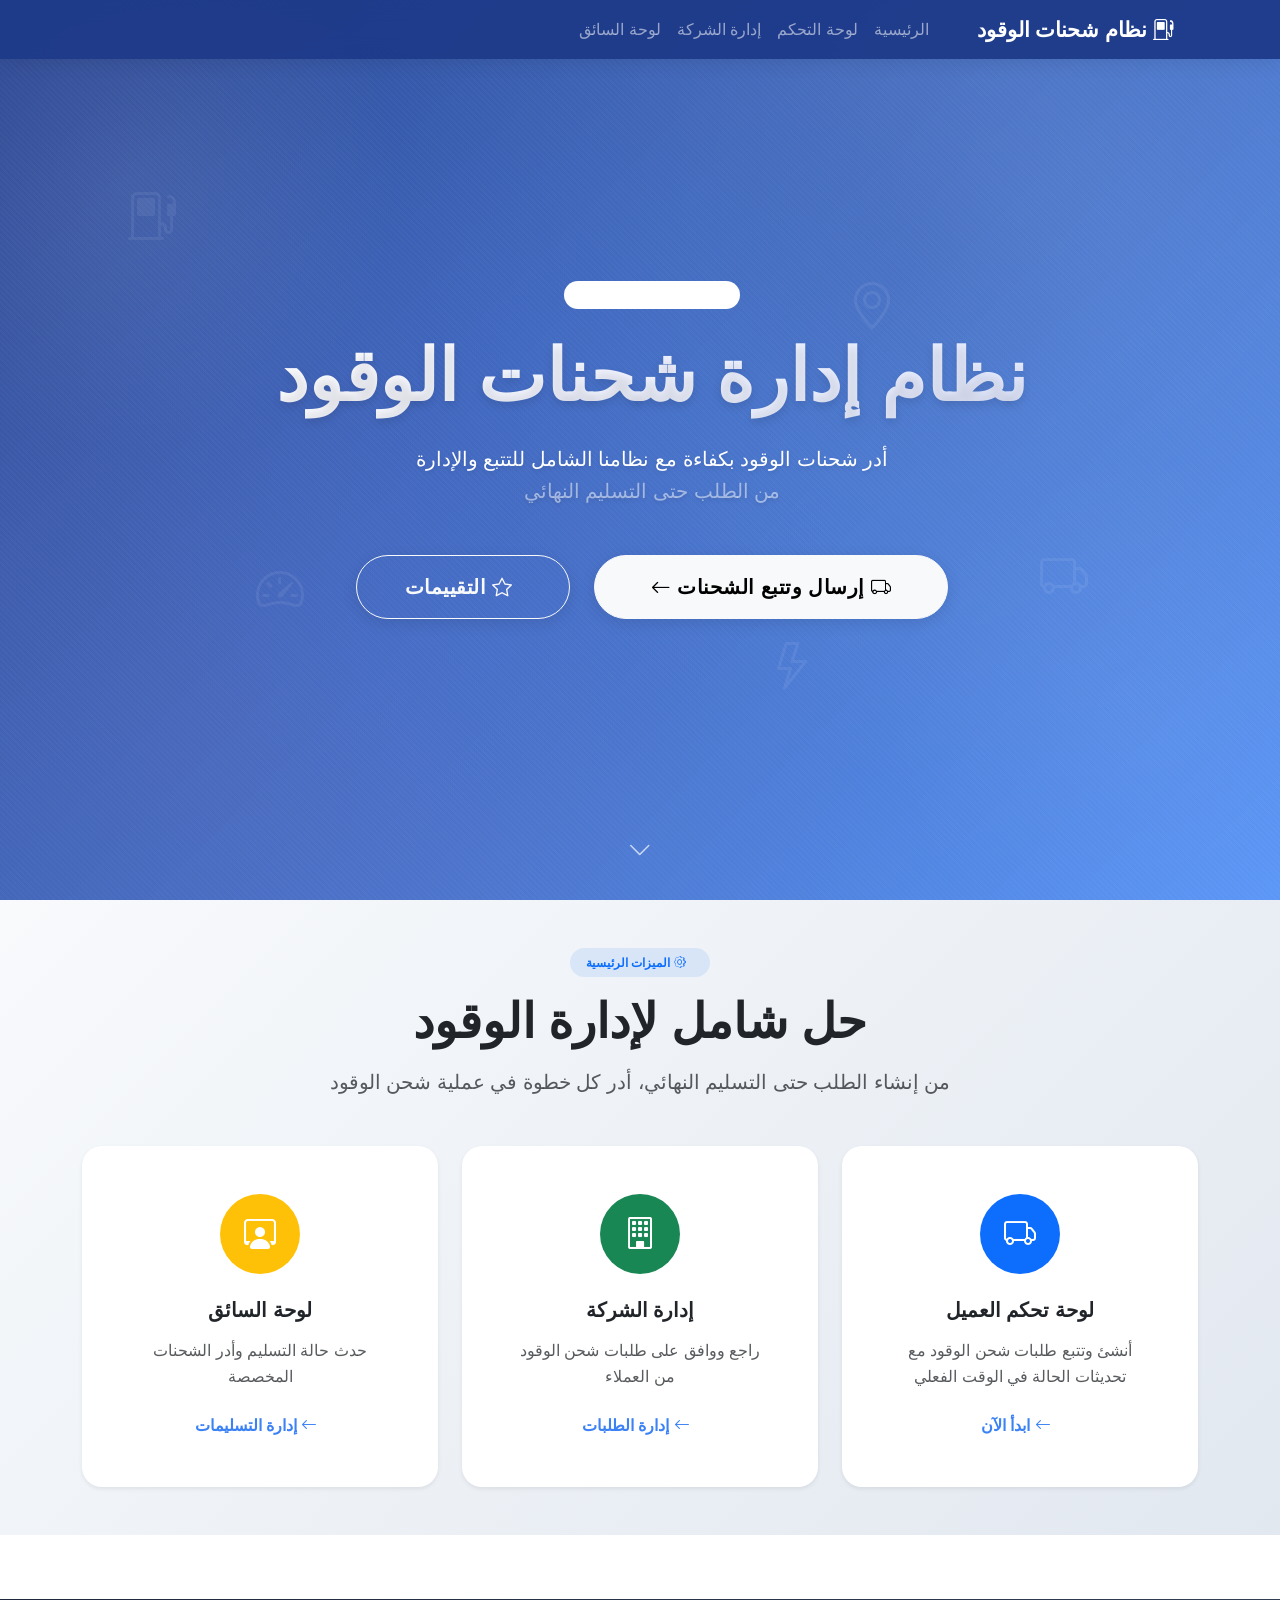
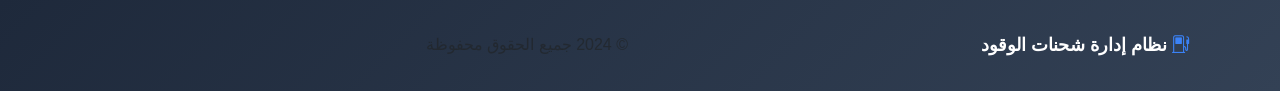
<file: index.html>
<!DOCTYPE html>
<html lang="ar" dir="rtl">
<head>
    <meta charset="UTF-8">
    <meta name="viewport" content="width=device-width, initial-scale=1.0">
    <title>نظام إدارة شحنات الوقود</title>
    
    <!-- Bootstrap CSS -->
    <link href="https://cdn.jsdelivr.net/npm/bootstrap@5.3.2/dist/css/bootstrap.min.css" rel="stylesheet">
    <!-- Bootstrap Icons -->
    <link rel="stylesheet" href="https://cdn.jsdelivr.net/npm/bootstrap-icons@1.11.1/font/bootstrap-icons.css">
    <!-- Custom CSS -->
    <link rel="stylesheet" href="assets/css/style.css">
</head>
<body>
    <!-- Navigation -->
    <nav class="navbar navbar-expand-lg navbar-dark bg-primary fixed-top">
        <div class="container">
            <a class="navbar-brand fw-bold" href="index.html">
                <i class="bi bi-fuel-pump me-2"></i>
                نظام شحنات الوقود
            </a>
            <button class="navbar-toggler" type="button" data-bs-toggle="collapse" data-bs-target="#navbarNav">
                <span class="navbar-toggler-icon"></span>
            </button>
            <div class="collapse navbar-collapse" id="navbarNav">
                <ul class="navbar-nav ms-auto">
                    <li class="nav-item">
                        <a class="nav-link" href="index.html">الرئيسية</a>
                    </li>
                    <li class="nav-item">
                        <a class="nav-link" href="dashboard.html">لوحة التحكم</a>
                    </li>
                    <li class="nav-item">
                        <a class="nav-link" href="company.html">إدارة الشركة</a>
                    </li>
                    <li class="nav-item">
                        <a class="nav-link" href="driver.html">لوحة السائق</a>
                    </li>
                </ul>
            </div>
        </div>
    </nav>

    <!-- Hero Section -->
    <section class="hero-section">
        <div class="hero-overlay"></div>
        <div class="container h-100 d-flex align-items-center">
            <div class="row w-100">
                <div class="col-lg-10 mx-auto text-center text-white">
                    <div class="hero-content">
                        <div class="hero-badge mb-4">
                            <span class="badge bg-white bg-opacity-20 text-white px-3 py-2 rounded-pill">
                                <i class="bi bi-fuel-pump me-2"></i>
                                نظام متقدم لإدارة الوقود
                            </span>
                        </div>
                        <h1 class="display-2 fw-bold mb-4 hero-title">
                            نظام إدارة شحنات الوقود
                        </h1>
                        <p class="lead mb-5 hero-subtitle">
                            أدر شحنات الوقود بكفاءة مع نظامنا الشامل للتتبع والإدارة
                            <br>
                            <span class="text-white-50">من الطلب حتى التسليم النهائي</span>
                        </p>
                        <div class="d-flex flex-column flex-sm-row gap-4 justify-content-center">
                            <a href="dashboard.html" class="btn btn-light btn-lg px-5 py-3 hero-btn">
                                <i class="bi bi-truck me-2"></i>
                                إرسال وتتبع الشحنات
                                <i class="bi bi-arrow-left ms-2"></i>
                            </a>
                            <button class="btn btn-outline-light btn-lg px-5 py-3 hero-btn" onclick="showRatings()">
                                <i class="bi bi-star me-2"></i>
                                التقييمات
                            </button>
                        </div>
                    </div>
                </div>
            </div>
        </div>
        
        <!-- Background Icons -->
        <div class="hero-bg-icons">
            <div class="bg-icon bg-icon-1">
                <i class="bi bi-fuel-pump"></i>
            </div>
            <div class="bg-icon bg-icon-2">
                <i class="bi bi-truck"></i>
            </div>
            <div class="bg-icon bg-icon-3">
                <i class="bi bi-geo-alt"></i>
            </div>
            <div class="bg-icon bg-icon-4">
                <i class="bi bi-speedometer2"></i>
            </div>
            <div class="bg-icon bg-icon-5">
                <i class="bi bi-lightning"></i>
            </div>
        </div>
        
        <!-- Scroll indicator -->
        <div class="scroll-indicator">
            <div class="scroll-arrow">
                <i class="bi bi-chevron-down"></i>
            </div>
        </div>
    </section>

    <!-- Features Section -->
    <section class="features-section py-5">
        <div class="container">
            <div class="text-center mb-5">
                <div class="section-badge mb-3">
                    <span class="badge bg-primary bg-opacity-10 text-primary px-3 py-2 rounded-pill">
                        <i class="bi bi-gear me-2"></i>
                        الميزات الرئيسية
                    </span>
                </div>
                <h2 class="display-5 fw-bold mb-3">حل شامل لإدارة الوقود</h2>
                <p class="lead text-muted">من إنشاء الطلب حتى التسليم النهائي، أدر كل خطوة في عملية شحن الوقود</p>
            </div>
            
            <div class="row g-4">
                <div class="col-md-4">
                    <div class="card h-100 shadow-sm feature-card" onclick="window.location.href='dashboard.html'">
                        <div class="card-body text-center p-5">
                            <div class="feature-icon bg-primary text-white rounded-circle mx-auto mb-4">
                                <i class="bi bi-truck fs-2"></i>
                            </div>
                            <h5 class="card-title fw-bold mb-3">لوحة تحكم العميل</h5>
                            <p class="card-text text-muted mb-4">أنشئ وتتبع طلبات شحن الوقود مع تحديثات الحالة في الوقت الفعلي</p>
                            <div class="feature-link">
                                <i class="bi bi-arrow-left me-2"></i>
                                ابدأ الآن
                            </div>
                        </div>
                    </div>
                </div>
                
                <div class="col-md-4">
                    <div class="card h-100 shadow-sm feature-card" onclick="window.location.href='company.html'">
                        <div class="card-body text-center p-5">
                            <div class="feature-icon bg-success text-white rounded-circle mx-auto mb-4">
                                <i class="bi bi-building fs-2"></i>
                            </div>
                            <h5 class="card-title fw-bold mb-3">إدارة الشركة</h5>
                            <p class="card-text text-muted mb-4">راجع ووافق على طلبات شحن الوقود من العملاء</p>
                            <div class="feature-link">
                                <i class="bi bi-arrow-left me-2"></i>
                                إدارة الطلبات
                            </div>
                        </div>
                    </div>
                </div>
                
                <div class="col-md-4">
                    <div class="card h-100 shadow-sm feature-card" onclick="window.location.href='driver.html'">
                        <div class="card-body text-center p-5">
                            <div class="feature-icon bg-warning text-white rounded-circle mx-auto mb-4">
                                <i class="bi bi-person-workspace fs-2"></i>
                            </div>
                            <h5 class="card-title fw-bold mb-3">لوحة السائق</h5>
                            <p class="card-text text-muted mb-4">حدث حالة التسليم وأدر الشحنات المخصصة</p>
                            <div class="feature-link">
                                <i class="bi bi-arrow-left me-2"></i>
                                إدارة التسليمات
                            </div>
                        </div>
                    </div>
                </div>
            </div>
        </div>
    </section>

    <!-- Footer -->
    <footer class="footer-section">
        <div class="container">
            <div class="row align-items-center">
                <div class="col-md-6">
                    <div class="footer-brand">
                        <i class="bi bi-fuel-pump me-2"></i>
                        <span class="fw-bold">نظام إدارة شحنات الوقود</span>
                    </div>
                </div>
                <div class="col-md-6 text-md-end">
                    <p class="mb-0 text-muted">&copy; 2024 جميع الحقوق محفوظة</p>
                </div>
            </div>
        </div>
    </footer>

    <!-- Bootstrap JS -->
    <script src="https://cdn.jsdelivr.net/npm/bootstrap@5.3.2/dist/js/bootstrap.bundle.min.js"></script>
    <!-- Custom JS -->
    <script src="assets/js/main.js"></script>
</body>
</html>
</file>
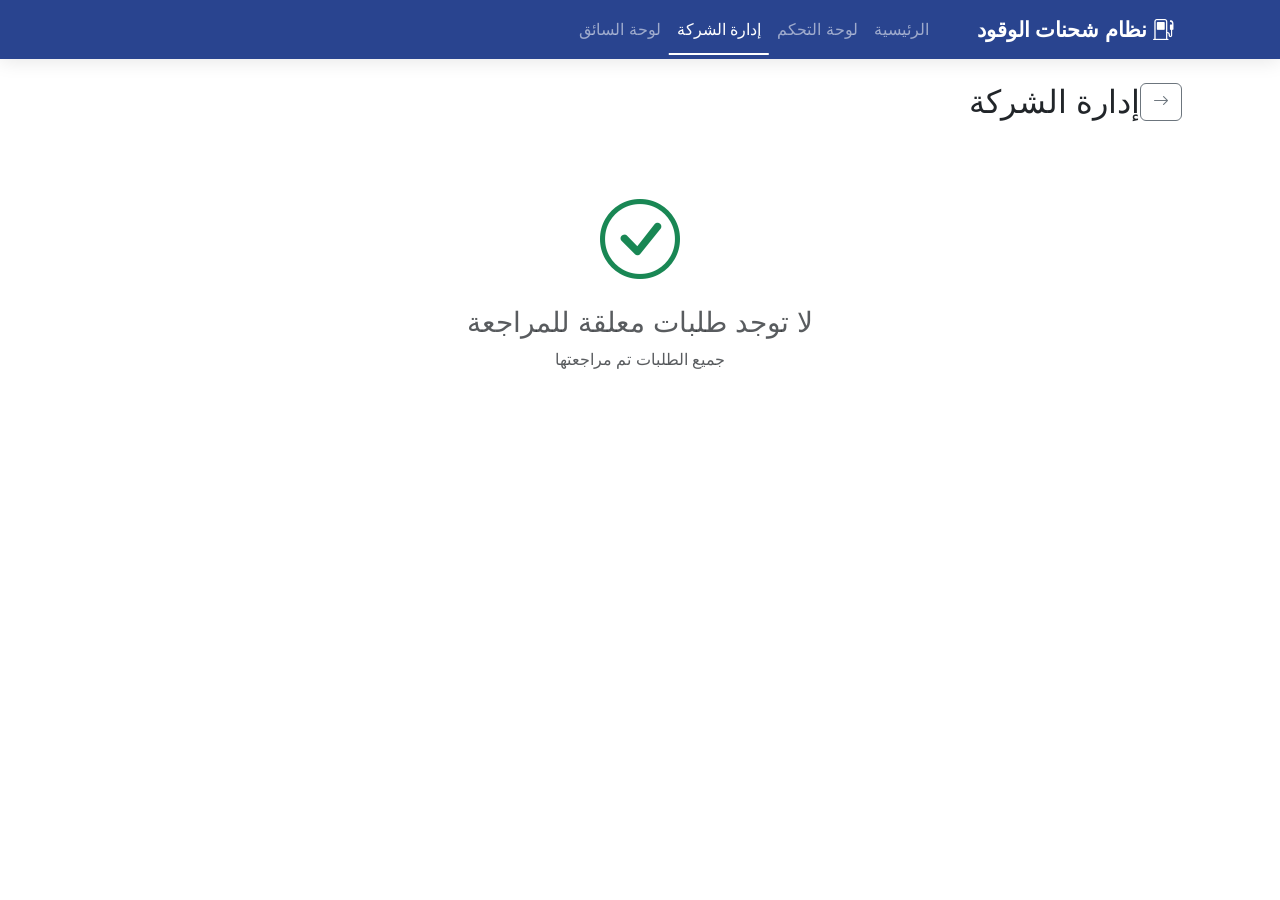
<file: company.html>
<!DOCTYPE html>
<html lang="ar" dir="rtl">
<head>
    <meta charset="UTF-8">
    <meta name="viewport" content="width=device-width, initial-scale=1.0">
    <title>إدارة الشركة - نظام شحنات الوقود</title>
    
    <!-- Bootstrap CSS -->
    <link href="https://cdn.jsdelivr.net/npm/bootstrap@5.3.2/dist/css/bootstrap.min.css" rel="stylesheet">
    <!-- Bootstrap Icons -->
    <link rel="stylesheet" href="https://cdn.jsdelivr.net/npm/bootstrap-icons@1.11.1/font/bootstrap-icons.css">
    <!-- Custom CSS -->
    <link rel="stylesheet" href="assets/css/style.css">
</head>
<body>
    <!-- Navigation -->
    <nav class="navbar navbar-expand-lg navbar-dark bg-primary">
        <div class="container">
            <a class="navbar-brand fw-bold" href="index.html">
                <i class="bi bi-fuel-pump me-2"></i>
                نظام شحنات الوقود
            </a>
            <button class="navbar-toggler" type="button" data-bs-toggle="collapse" data-bs-target="#navbarNav">
                <span class="navbar-toggler-icon"></span>
            </button>
            <div class="collapse navbar-collapse" id="navbarNav">
                <ul class="navbar-nav ms-auto">
                    <li class="nav-item">
                        <a class="nav-link" href="index.html">الرئيسية</a>
                    </li>
                    <li class="nav-item">
                        <a class="nav-link" href="dashboard.html">لوحة التحكم</a>
                    </li>
                    <li class="nav-item">
                        <a class="nav-link active" href="company.html">إدارة الشركة</a>
                    </li>
                    <li class="nav-item">
                        <a class="nav-link" href="driver.html">لوحة السائق</a>
                    </li>
                </ul>
            </div>
        </div>
    </nav>

    <div class="container py-4">
        <div class="d-flex align-items-center mb-4">
            <a href="index.html" class="btn btn-outline-secondary me-3">
                <i class="bi bi-arrow-right"></i>
            </a>
            <h1 class="h2 mb-0">إدارة الشركة</h1>
        </div>

        <!-- Pending Requests -->
        <div id="pendingRequestsContainer">
            <div id="emptyPendingState" class="text-center py-5" style="display: none;">
                <i class="bi bi-check-circle display-1 text-success"></i>
                <h3 class="text-muted mt-3">لا توجد طلبات معلقة للمراجعة</h3>
                <p class="text-muted">جميع الطلبات تم مراجعتها</p>
            </div>
            
            <div id="pendingRequestsList" class="row g-3">
                <!-- Pending requests will be loaded here -->
            </div>
        </div>
    </div>

    <!-- Bootstrap JS -->
    <script src="https://cdn.jsdelivr.net/npm/bootstrap@5.3.2/dist/js/bootstrap.bundle.min.js"></script>
    <!-- Custom JS -->
    <script src="assets/js/main.js"></script>
    <script src="assets/js/company.js"></script>
</body>
</html>
</file>
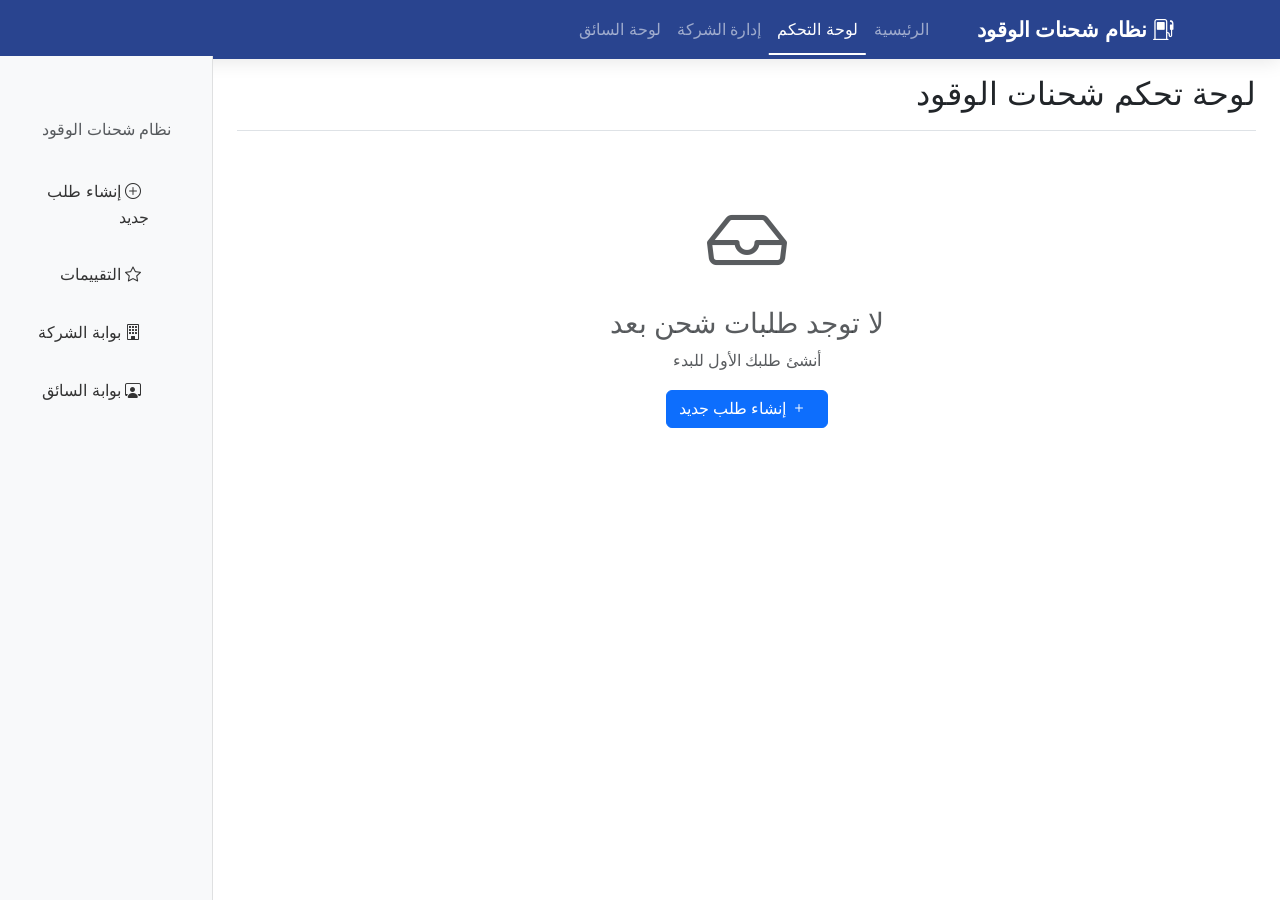
<file: dashboard.html>
<!DOCTYPE html>
<html lang="ar" dir="rtl">
<head>
    <meta charset="UTF-8">
    <meta name="viewport" content="width=device-width, initial-scale=1.0">
    <title>لوحة التحكم - نظام شحنات الوقود</title>
    
    <!-- Bootstrap CSS -->
    <link href="https://cdn.jsdelivr.net/npm/bootstrap@5.3.2/dist/css/bootstrap.min.css" rel="stylesheet">
    <!-- Bootstrap Icons -->
    <link rel="stylesheet" href="https://cdn.jsdelivr.net/npm/bootstrap-icons@1.11.1/font/bootstrap-icons.css">
    <!-- Custom CSS -->
    <link rel="stylesheet" href="assets/css/style.css">
</head>
<body>
    <!-- Navigation -->
    <nav class="navbar navbar-expand-lg navbar-dark bg-primary">
        <div class="container">
            <a class="navbar-brand fw-bold" href="index.html">
                <i class="bi bi-fuel-pump me-2"></i>
                نظام شحنات الوقود
            </a>
            <button class="navbar-toggler" type="button" data-bs-toggle="collapse" data-bs-target="#navbarNav">
                <span class="navbar-toggler-icon"></span>
            </button>
            <div class="collapse navbar-collapse" id="navbarNav">
                <ul class="navbar-nav ms-auto">
                    <li class="nav-item">
                        <a class="nav-link" href="index.html">الرئيسية</a>
                    </li>
                    <li class="nav-item">
                        <a class="nav-link active" href="dashboard.html">لوحة التحكم</a>
                    </li>
                    <li class="nav-item">
                        <a class="nav-link" href="company.html">إدارة الشركة</a>
                    </li>
                    <li class="nav-item">
                        <a class="nav-link" href="driver.html">لوحة السائق</a>
                    </li>
                </ul>
            </div>
        </div>
    </nav>

    <div class="container-fluid">
        <div class="row">
            <!-- Sidebar -->
            <nav class="col-md-3 col-lg-2 d-md-block bg-light sidebar collapse">
                <div class="position-sticky pt-3">
                    <div class="text-center mb-4">
                        <h6 class="text-muted">نظام شحنات الوقود</h6>
                    </div>
                    <ul class="nav flex-column">
                        <li class="nav-item">
                            <a class="nav-link" href="#" onclick="openCreateModal()">
                                <i class="bi bi-plus-circle me-2"></i>
                                إنشاء طلب جديد
                            </a>
                        </li>
                        <li class="nav-item">
                            <a class="nav-link" href="#" onclick="showRatings()">
                                <i class="bi bi-star me-2"></i>
                                التقييمات
                            </a>
                        </li>
                        <li class="nav-item">
                            <a class="nav-link" href="company.html">
                                <i class="bi bi-building me-2"></i>
                                بوابة الشركة
                            </a>
                        </li>
                        <li class="nav-item">
                            <a class="nav-link" href="driver.html">
                                <i class="bi bi-person-workspace me-2"></i>
                                بوابة السائق
                            </a>
                        </li>
                    </ul>
                </div>
            </nav>

            <!-- Main content -->
            <main class="col-md-9 ms-sm-auto col-lg-10 px-md-4">
                <div class="d-flex justify-content-between flex-wrap flex-md-nowrap align-items-center pt-3 pb-2 mb-3 border-bottom">
                    <h1 class="h2">لوحة تحكم شحنات الوقود</h1>
                </div>

                <!-- Requests Container -->
                <div id="requestsContainer">
                    <div id="emptyState" class="text-center py-5" style="display: none;">
                        <i class="bi bi-inbox display-1 text-muted"></i>
                        <h3 class="text-muted mt-3">لا توجد طلبات شحن بعد</h3>
                        <p class="text-muted">أنشئ طلبك الأول للبدء</p>
                        <button class="btn btn-primary" onclick="openCreateModal()">
                            <i class="bi bi-plus me-2"></i>
                            إنشاء طلب جديد
                        </button>
                    </div>
                    
                    <div id="requestsList" class="row g-3">
                        <!-- Requests will be loaded here -->
                    </div>
                </div>
            </main>
        </div>
    </div>

    <!-- Create Request Modal -->
    <div class="modal fade" id="createRequestModal" tabindex="-1">
        <div class="modal-dialog">
            <div class="modal-content">
                <div class="modal-header">
                    <h5 class="modal-title">إنشاء طلب شحنة وقود جديد</h5>
                    <button type="button" class="btn-close" data-bs-dismiss="modal"></button>
                </div>
                <div class="modal-body">
                    <form id="createRequestForm">
                        <div class="mb-3">
                            <label for="quantity" class="form-label">الكمية المطلوبة (لتر)</label>
                            <input type="number" class="form-control" id="quantity" required>
                        </div>
                        
                        <div class="mb-3">
                            <label for="fuelType" class="form-label">نوع الوقود</label>
                            <select class="form-select" id="fuelType" required>
                                <option value="">اختر نوع الوقود</option>
                                <option value="90">90 أوكتان</option>
                                <option value="91">91 أوكتان</option>
                                <option value="Diesel">ديزل</option>
                            </select>
                        </div>
                        
                        <div class="mb-3">
                            <label for="tankCapacity" class="form-label">سعة خزان المركبة (لتر)</label>
                            <input type="number" class="form-control" id="tankCapacity" required>
                        </div>
                        
                        <div class="mb-3">
                            <label for="targetStation" class="form-label">المحطة المستهدفة</label>
                            <select class="form-select" id="targetStation" required>
                                <option value="">اختر المحطة المستهدفة</option>
                                <option value="Downtown Station Alpha">محطة وسط المدينة ألفا</option>
                                <option value="Highway Service Center Beta">مركز خدمة الطريق السريع بيتا</option>
                                <option value="Industrial District Gamma">منطقة الصناعية غاما</option>
                                <option value="Suburban Hub Delta">مركز الضواحي دلتا</option>
                                <option value="Airport Terminal Epsilon">محطة المطار إبسيلون</option>
                            </select>
                        </div>
                        
                        <div class="mb-3">
                            <label for="description" class="form-label">عنوان المحطة/الوصف</label>
                            <textarea class="form-control" id="description" rows="3" required></textarea>
                        </div>
                    </form>
                </div>
                <div class="modal-footer">
                    <button type="button" class="btn btn-secondary" data-bs-dismiss="modal">إلغاء</button>
                    <button type="button" class="btn btn-primary" onclick="submitRequest()">المتابعة للدفع</button>
                </div>
            </div>
        </div>
    </div>

    <!-- Bootstrap JS -->
    <script src="https://cdn.jsdelivr.net/npm/bootstrap@5.3.2/dist/js/bootstrap.bundle.min.js"></script>
    <!-- Custom JS -->
    <script src="assets/js/main.js"></script>
    <script src="assets/js/dashboard.js"></script>
</body>
</html>
</file>
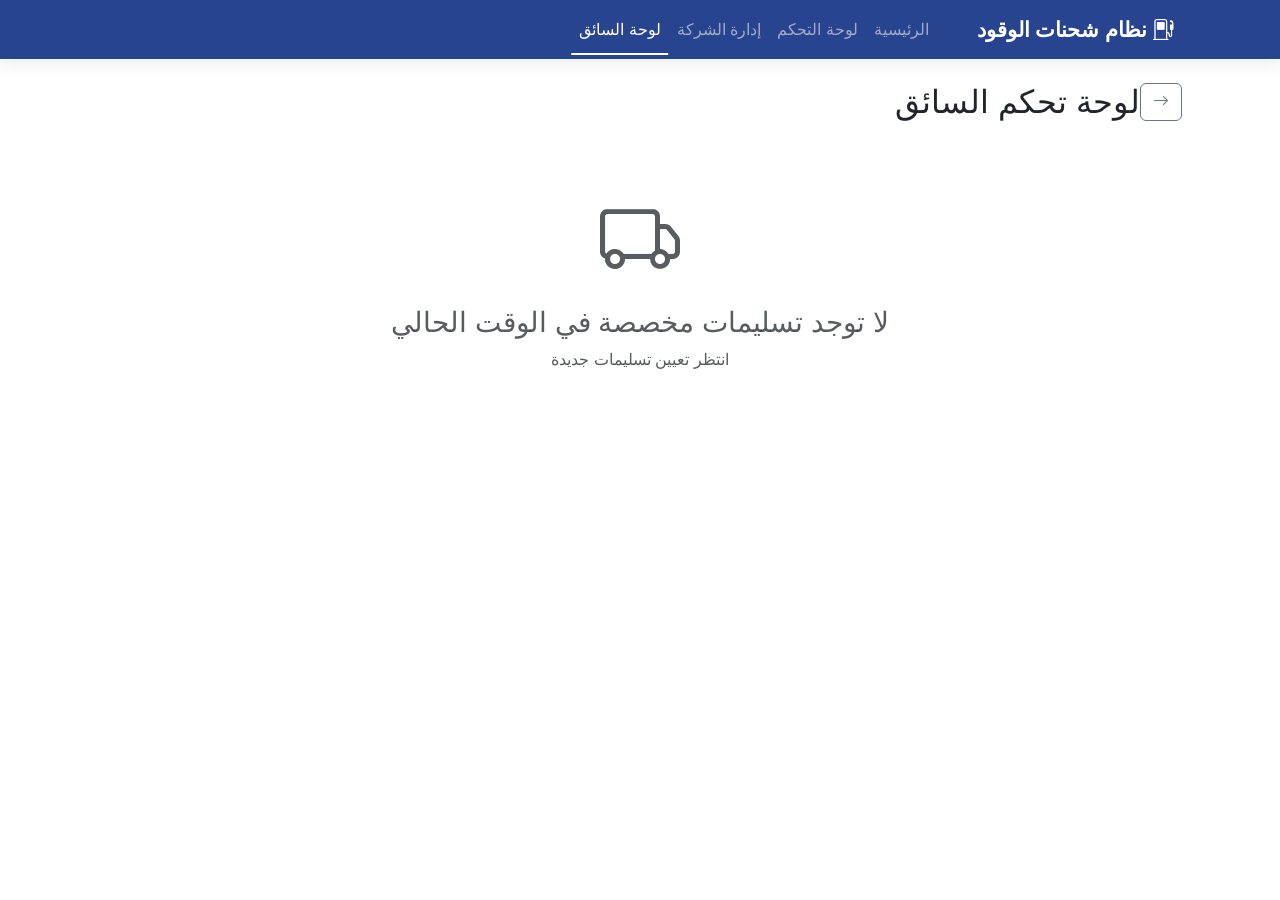
<file: driver.html>
<!DOCTYPE html>
<html lang="ar" dir="rtl">
<head>
    <meta charset="UTF-8">
    <meta name="viewport" content="width=device-width, initial-scale=1.0">
    <title>لوحة السائق - نظام شحنات الوقود</title>
    
    <!-- Bootstrap CSS -->
    <link href="https://cdn.jsdelivr.net/npm/bootstrap@5.3.2/dist/css/bootstrap.min.css" rel="stylesheet">
    <!-- Bootstrap Icons -->
    <link rel="stylesheet" href="https://cdn.jsdelivr.net/npm/bootstrap-icons@1.11.1/font/bootstrap-icons.css">
    <!-- Custom CSS -->
    <link rel="stylesheet" href="assets/css/style.css">
</head>
<body>
    <!-- Navigation -->
    <nav class="navbar navbar-expand-lg navbar-dark bg-primary">
        <div class="container">
            <a class="navbar-brand fw-bold" href="index.html">
                <i class="bi bi-fuel-pump me-2"></i>
                نظام شحنات الوقود
            </a>
            <button class="navbar-toggler" type="button" data-bs-toggle="collapse" data-bs-target="#navbarNav">
                <span class="navbar-toggler-icon"></span>
            </button>
            <div class="collapse navbar-collapse" id="navbarNav">
                <ul class="navbar-nav ms-auto">
                    <li class="nav-item">
                        <a class="nav-link" href="index.html">الرئيسية</a>
                    </li>
                    <li class="nav-item">
                        <a class="nav-link" href="dashboard.html">لوحة التحكم</a>
                    </li>
                    <li class="nav-item">
                        <a class="nav-link" href="company.html">إدارة الشركة</a>
                    </li>
                    <li class="nav-item">
                        <a class="nav-link active" href="driver.html">لوحة السائق</a>
                    </li>
                </ul>
            </div>
        </div>
    </nav>

    <div class="container py-4">
        <div class="d-flex align-items-center mb-4">
            <a href="index.html" class="btn btn-outline-secondary me-3">
                <i class="bi bi-arrow-right"></i>
            </a>
            <h1 class="h2 mb-0">لوحة تحكم السائق</h1>
        </div>

        <!-- Assigned Deliveries -->
        <div id="assignedDeliveriesContainer">
            <div id="emptyDriverState" class="text-center py-5" style="display: none;">
                <i class="bi bi-truck display-1 text-muted"></i>
                <h3 class="text-muted mt-3">لا توجد تسليمات مخصصة في الوقت الحالي</h3>
                <p class="text-muted">انتظر تعيين تسليمات جديدة</p>
            </div>
            
            <div id="assignedDeliveriesList" class="row g-3">
                <!-- Assigned deliveries will be loaded here -->
            </div>
        </div>
    </div>

    <!-- Bootstrap JS -->
    <script src="https://cdn.jsdelivr.net/npm/bootstrap@5.3.2/dist/js/bootstrap.bundle.min.js"></script>
    <!-- Custom JS -->
    <script src="assets/js/main.js"></script>
    <script src="assets/js/driver.js"></script>
</body>
</html>
</file>
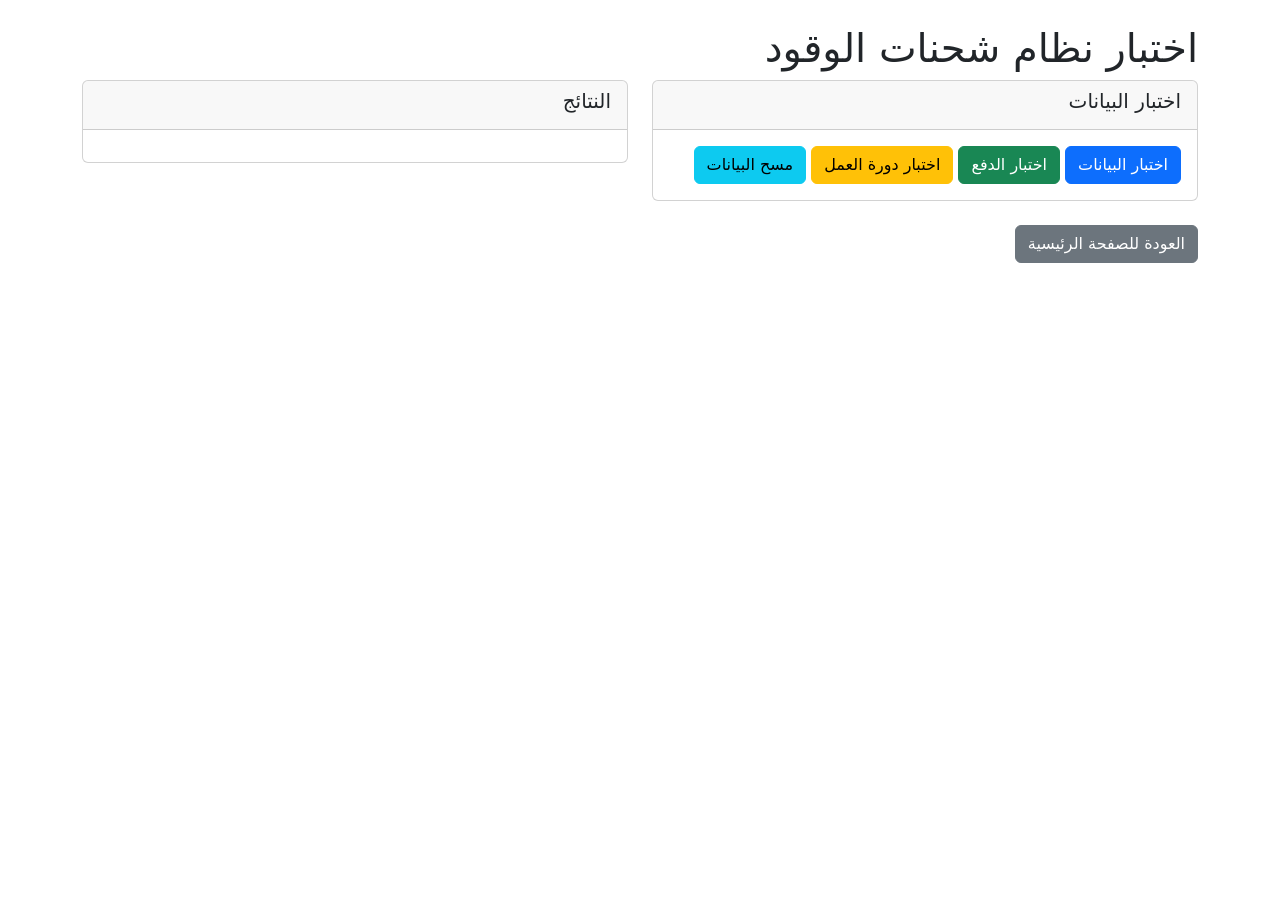
<file: test.html>
<!DOCTYPE html>
<html lang="ar" dir="rtl">
<head>
    <meta charset="UTF-8">
    <meta name="viewport" content="width=device-width, initial-scale=1.0">
    <title>اختبار النظام</title>
    <link href="https://cdn.jsdelivr.net/npm/bootstrap@5.3.2/dist/css/bootstrap.min.css" rel="stylesheet">
    <link rel="stylesheet" href="https://cdn.jsdelivr.net/npm/bootstrap-icons@1.11.1/font/bootstrap-icons.css">
</head>
<body>
    <div class="container py-4">
        <h1>اختبار نظام شحنات الوقود</h1>
        
        <div class="row">
            <div class="col-md-6">
                <div class="card">
                    <div class="card-header">
                        <h5>اختبار البيانات</h5>
                    </div>
                    <div class="card-body">
                        <button class="btn btn-primary" onclick="testData()">اختبار البيانات</button>
                        <button class="btn btn-success" onclick="testPayment()">اختبار الدفع</button>
                        <button class="btn btn-warning" onclick="testWorkflow()">اختبار دورة العمل</button>
                        <button class="btn btn-info" onclick="clearData()">مسح البيانات</button>
                    </div>
                </div>
            </div>
            
            <div class="col-md-6">
                <div class="card">
                    <div class="card-header">
                        <h5>النتائج</h5>
                    </div>
                    <div class="card-body">
                        <div id="testResults"></div>
                    </div>
                </div>
            </div>
        </div>
        
        <div class="mt-4">
            <a href="index.html" class="btn btn-secondary">العودة للصفحة الرئيسية</a>
        </div>
    </div>

    <script src="https://cdn.jsdelivr.net/npm/bootstrap@5.3.2/dist/js/bootstrap.bundle.min.js"></script>
    <script src="assets/js/main.js"></script>
    
    <script>
        function testData() {
            const results = document.getElementById('testResults');
            results.innerHTML = '<div class="alert alert-info">جاري الاختبار...</div>';
            
            setTimeout(() => {
                const saved = localStorage.getItem('shipmentRequests');
                let requests = [];
                if (saved) {
                    requests = JSON.parse(saved);
                }
                
                if (window.FuelShipmentSystem) {
                    results.innerHTML = `
                        <div class="alert alert-success">
                            <h6>✅ النظام يعمل بشكل صحيح</h6>
                            <p>عدد الطلبات في localStorage: ${requests.length}</p>
                            <p>عدد الطلبات في النظام: ${window.FuelShipmentSystem.shipmentRequests.length}</p>
                            <p>الوظائف المتاحة: ${Object.keys(window.FuelShipmentSystem).join(', ')}</p>
                            ${requests.length > 0 ? `
                                <h6>الطلبات الموجودة:</h6>
                                <ul>
                                    ${requests.map(req => `<li>${req.id} - ${req.status}</li>`).join('')}
                                </ul>
                            ` : ''}
                        </div>
                    `;
                } else {
                    results.innerHTML = '<div class="alert alert-danger">❌ النظام غير متاح</div>';
                }
            }, 1000);
        }
        
        function testPayment() {
            const testData = {
                quantity: 100,
                fuelType: '90',
                tankCapacity: 200,
                targetStation: 'محطة الاختبار',
                description: 'عنوان الاختبار'
            };
            
            if (window.FuelShipmentSystem && window.FuelShipmentSystem.processPayment) {
                window.FuelShipmentSystem.processPayment(testData, function(result) {
                    document.getElementById('testResults').innerHTML = `
                        <div class="alert alert-success">
                            <h6>✅ اختبار الدفع نجح</h6>
                            <p>تم إنشاء طلب: ${result.id}</p>
                            <p>الحالة: ${result.status}</p>
                        </div>
                    `;
                });
            } else {
                document.getElementById('testResults').innerHTML = '<div class="alert alert-danger">❌ دالة الدفع غير متاحة</div>';
            }
        }
        
        function testWorkflow() {
            const results = document.getElementById('testResults');
            results.innerHTML = '<div class="alert alert-info">جاري اختبار دورة العمل الكاملة...</div>';
            
            // Create test request
            const testData = {
                quantity: 150,
                fuelType: 'Diesel',
                tankCapacity: 300,
                targetStation: 'محطة اختبار دورة العمل',
                description: 'اختبار دورة العمل الكاملة'
            };
            
            if (window.FuelShipmentSystem && window.FuelShipmentSystem.processPayment) {
                window.FuelShipmentSystem.processPayment(testData, function(result) {
                    setTimeout(() => {
                        // Simulate company accepting
                        if (window.FuelShipmentSystem.updateRequestStatus) {
                            window.FuelShipmentSystem.updateRequestStatus(result.id, 'Accepted');
                            
                            setTimeout(() => {
                                // Simulate driver receiving
                                window.FuelShipmentSystem.updateRequestStatus(result.id, 'Received');
                                
                                setTimeout(() => {
                                    // Simulate driver delivering
                                    window.FuelShipmentSystem.updateRequestStatus(result.id, 'Delivered');
                                    
                                    setTimeout(() => {
                                        // Simulate customer confirming
                                        window.FuelShipmentSystem.updateRequestStatus(result.id, 'Confirmed');
                                        
                                        results.innerHTML = `
                                            <div class="alert alert-success">
                                                <h6>✅ اختبار دورة العمل نجح</h6>
                                                <p>تم اختبار جميع المراحل:</p>
                                                <ul>
                                                    <li>إنشاء الطلب ✅</li>
                                                    <li>قبول الشركة ✅</li>
                                                    <li>استلام السائق ✅</li>
                                                    <li>تسليم السائق ✅</li>
                                                    <li>تأكيد العميل ✅</li>
                                                </ul>
                                            </div>
                                        `;
                                    }, 2000);
                                }, 2000);
                            }, 2000);
                        }
                    }, 2000);
                });
            } else {
                results.innerHTML = '<div class="alert alert-danger">❌ النظام غير متاح</div>';
            }
        }
        
        function clearData() {
            localStorage.removeItem('shipmentRequests');
            if (window.FuelShipmentSystem) {
                window.FuelShipmentSystem.shipmentRequests = [];
            }
            document.getElementById('testResults').innerHTML = '<div class="alert alert-warning">تم مسح البيانات</div>';
        }
    </script>
</body>
</html>
</file>
<file: assets/css/style.css>
/* Fuel Shipment System - Custom Styles */

/* Global Styles */
* {
    scroll-behavior: smooth;
}

body {
    font-family: 'Segoe UI', Tahoma, Geneva, Verdana, sans-serif;
    line-height: 1.6;
}

/* Smooth scrolling for anchor links */
html {
    scroll-behavior: smooth;
}

/* Hero Section */
.hero-section {
    background: linear-gradient(135deg, #1e3a8a 0%, #3b82f6 50%, #1e40af 100%);
    min-height: 100vh;
    position: relative;
    display: flex;
    align-items: center;
    background-image: 
        radial-gradient(circle at 20% 80%, rgba(120, 119, 198, 0.3) 0%, transparent 50%),
        radial-gradient(circle at 80% 20%, rgba(255, 255, 255, 0.1) 0%, transparent 50%),
        radial-gradient(circle at 40% 40%, rgba(59, 130, 246, 0.2) 0%, transparent 50%),
        linear-gradient(135deg, rgba(30, 58, 138, 0.9) 0%, rgba(59, 130, 246, 0.8) 100%);
    background-size: cover;
    background-position: center;
    background-repeat: no-repeat;
    background-attachment: fixed;
    overflow: hidden;
}

.hero-overlay {
    position: absolute;
    top: 0;
    left: 0;
    right: 0;
    bottom: 0;
    background: linear-gradient(135deg, rgba(30, 58, 138, 0.3) 0%, rgba(59, 130, 246, 0.2) 100%);
    backdrop-filter: blur(0.5px);
    z-index: 1;
}

/* Hero Background Elements */
.hero-section::before {
    content: '';
    position: absolute;
    top: 0;
    left: 0;
    right: 0;
    bottom: 0;
    background-image: 
        radial-gradient(circle at 10% 20%, rgba(255, 255, 255, 0.1) 0%, transparent 20%),
        radial-gradient(circle at 90% 80%, rgba(255, 255, 255, 0.05) 0%, transparent 20%),
        radial-gradient(circle at 30% 70%, rgba(59, 130, 246, 0.1) 0%, transparent 20%),
        radial-gradient(circle at 70% 30%, rgba(30, 58, 138, 0.1) 0%, transparent 20%);
    z-index: 0;
}

.hero-section::after {
    content: '';
    position: absolute;
    top: 0;
    left: 0;
    right: 0;
    bottom: 0;
    background: 
        repeating-linear-gradient(
            45deg,
            transparent,
            transparent 2px,
            rgba(255, 255, 255, 0.03) 2px,
            rgba(255, 255, 255, 0.03) 4px
        );
    z-index: 0;
}

/* Hero Content */
.hero-content {
    animation: fadeInUp 1s ease-out;
    position: relative;
    z-index: 2;
}

.hero-title {
    background: linear-gradient(135deg, #ffffff 0%, #e0e7ff 100%);
    -webkit-background-clip: text;
    -webkit-text-fill-color: transparent;
    background-clip: text;
    text-shadow: 0 4px 8px rgba(0, 0, 0, 0.1);
}

.hero-subtitle {
    text-shadow: 0 2px 4px rgba(0, 0, 0, 0.1);
}

.hero-btn {
    border-radius: 50px;
    font-weight: 600;
    text-transform: uppercase;
    letter-spacing: 0.5px;
    transition: all 0.3s ease;
    box-shadow: 0 4px 15px rgba(0, 0, 0, 0.1);
    position: relative;
    z-index: 2;
}

.hero-btn:hover {
    transform: translateY(-2px);
    box-shadow: 0 8px 25px rgba(0, 0, 0, 0.2);
    opacity: 1 !important;
}

.hero-btn:focus {
    box-shadow: 0 4px 15px rgba(0, 0, 0, 0.1), 0 0 0 3px rgba(59, 130, 246, 0.25);
}

/* Background Icons */
.hero-bg-icons {
    position: absolute;
    top: 0;
    left: 0;
    right: 0;
    bottom: 0;
    z-index: 0;
    overflow: hidden;
}

.bg-icon {
    position: absolute;
    color: rgba(255, 255, 255, 0.1);
    font-size: 3rem;
    animation: float 6s ease-in-out infinite;
    transition: all 0.3s ease;
}

.bg-icon:hover {
    color: rgba(255, 255, 255, 0.2);
    transform: scale(1.1);
}

.bg-icon-1 {
    top: 20%;
    left: 10%;
    animation-delay: 0s;
}

.bg-icon-2 {
    top: 60%;
    right: 15%;
    animation-delay: 1s;
}

.bg-icon-3 {
    top: 30%;
    right: 30%;
    animation-delay: 2s;
}

.bg-icon-4 {
    bottom: 30%;
    left: 20%;
    animation-delay: 3s;
}

.bg-icon-5 {
    top: 70%;
    left: 60%;
    animation-delay: 4s;
}

@keyframes float {
    0%, 100% {
        transform: translateY(0px) rotate(0deg);
        opacity: 0.1;
    }
    50% {
        transform: translateY(-20px) rotate(5deg);
        opacity: 0.2;
    }
}

/* Scroll Indicator */
.scroll-indicator {
    position: absolute;
    bottom: 30px;
    left: 50%;
    transform: translateX(-50%);
    animation: bounce 2s infinite;
    z-index: 3;
}

.scroll-arrow {
    color: white;
    font-size: 1.5rem;
    opacity: 0.7;
}

/* Features Section */
.features-section {
    background: linear-gradient(135deg, #f8fafc 0%, #e2e8f0 100%);
}

.section-badge {
    animation: fadeInUp 0.8s ease-out 0.2s both;
}

/* Feature Cards */
.feature-card {
    transition: all 0.3s ease;
    cursor: pointer;
    border: none;
    border-radius: 20px;
    overflow: hidden;
    position: relative;
    background: white;
}

.feature-card::before {
    content: '';
    position: absolute;
    top: 0;
    left: 0;
    right: 0;
    bottom: 0;
    background: linear-gradient(135deg, rgba(59, 130, 246, 0.03) 0%, rgba(16, 185, 129, 0.03) 100%);
    opacity: 0;
    transition: opacity 0.3s ease;
    z-index: 1;
}

.feature-card:hover::before {
    opacity: 1;
}

.feature-card:hover {
    transform: translateY(-8px);
    box-shadow: 0 15px 35px rgba(0, 0, 0, 0.1) !important;
    border: 1px solid rgba(59, 130, 246, 0.1);
}

.feature-icon {
    width: 80px;
    height: 80px;
    display: flex;
    align-items: center;
    justify-content: center;
    transition: all 0.3s ease;
    position: relative;
    z-index: 3;
}

.feature-card:hover .feature-icon {
    transform: scale(1.05);
}

.feature-link {
    color: #3b82f6;
    font-weight: 600;
    transition: all 0.3s ease;
    position: relative;
    z-index: 3;
}

.feature-card:hover .feature-link {
    color: #1e40af;
    transform: translateX(-3px);
}

/* Ensure card content is above overlay */
.feature-card .card-body {
    position: relative;
    z-index: 2;
}

.feature-card .card-title {
    position: relative;
    z-index: 3;
}

.feature-card .card-text {
    position: relative;
    z-index: 3;
}

/* Sidebar */
.sidebar {
    position: fixed;
    top: 56px;
    bottom: 0;
    left: 0;
    z-index: 100;
    padding: 48px 0 0;
    box-shadow: inset -1px 0 0 rgba(0, 0, 0, .1);
}

.sidebar .nav-link {
    color: #333;
    padding: 0.75rem 1rem;
    border-radius: 0.375rem;
    margin: 0.25rem 0.5rem;
    transition: all 0.3s ease;
}

.sidebar .nav-link:hover {
    background-color: #e9ecef;
    color: #0d6efd;
}

.sidebar .nav-link i {
    width: 20px;
}

/* Status Badges */
.status-badge {
    font-size: 0.75rem;
    padding: 0.375rem 0.75rem;
    border-radius: 0.375rem;
    font-weight: 500;
}

.status-pending {
    background-color: #3b82f6;
    color: white;
}

.status-accepted {
    background-color: #10b981;
    color: white;
}

.status-rejected {
    background-color: #ef4444;
    color: white;
}

.status-received {
    background-color: #f59e0b;
    color: white;
}

.status-on-the-way {
    background-color: #8b5cf6;
    color: white;
}

.status-delivered {
    background-color: #10b981;
    color: white;
}

.status-confirmed {
    background-color: #6b7280;
    color: white;
}

/* Request Cards */
.request-card {
    transition: all 0.3s ease;
    border: none;
    box-shadow: 0 2px 10px rgba(0, 0, 0, 0.05);
}

.request-card:hover {
    box-shadow: 0 8px 25px rgba(0, 0, 0, 0.15);
}

/* Action Buttons */
.btn-action {
    border-radius: 0.375rem;
    font-weight: 500;
    transition: all 0.3s ease;
}

.btn-accept {
    background-color: #10b981;
    border-color: #10b981;
    color: white;
}

.btn-accept:hover {
    background-color: #059669;
    border-color: #059669;
    color: white;
}

.btn-reject {
    background-color: #ef4444;
    border-color: #ef4444;
    color: white;
}

.btn-reject:hover {
    background-color: #dc2626;
    border-color: #dc2626;
    color: white;
}

.btn-receive {
    background-color: #f59e0b;
    border-color: #f59e0b;
    color: white;
}

.btn-receive:hover {
    background-color: #d97706;
    border-color: #d97706;
    color: white;
}

.btn-deliver {
    background-color: #8b5cf6;
    border-color: #8b5cf6;
    color: white;
}

.btn-deliver:hover {
    background-color: #7c3aed;
    border-color: #7c3aed;
    color: white;
}

.btn-confirm {
    background-color: #10b981;
    border-color: #10b981;
    color: white;
}

.btn-confirm:hover {
    background-color: #059669;
    border-color: #059669;
    color: white;
}

/* Form Styles */
.form-control:focus,
.form-select:focus {
    border-color: #3b82f6;
    box-shadow: 0 0 0 0.2rem rgba(59, 130, 246, 0.25);
}

/* Loading States */
.loading {
    opacity: 0.6;
    pointer-events: none;
}

/* Animations */
@keyframes fadeIn {
    from {
        opacity: 0;
        transform: translateY(20px);
    }
    to {
        opacity: 1;
        transform: translateY(0);
    }
}

@keyframes fadeInUp {
    from {
        opacity: 0;
        transform: translateY(30px);
    }
    to {
        opacity: 1;
        transform: translateY(0);
    }
}

@keyframes bounce {
    0%, 20%, 50%, 80%, 100% {
        transform: translateX(-50%) translateY(0);
    }
    40% {
        transform: translateX(-50%) translateY(-10px);
    }
    60% {
        transform: translateX(-50%) translateY(-5px);
    }
}

@keyframes pulse {
    0% {
        transform: scale(1);
    }
    50% {
        transform: scale(1.05);
    }
    100% {
        transform: scale(1);
    }
}

.fade-in {
    animation: fadeIn 0.5s ease-out;
}

.fade-in-up {
    animation: fadeInUp 0.6s ease-out;
}

.pulse {
    animation: pulse 2s infinite;
}

/* Responsive Adjustments */
@media (max-width: 768px) {
    .sidebar {
        position: static;
        height: auto;
        padding: 0;
    }
    
    .hero-section {
        min-height: 80vh;
        padding: 2rem 0;
    }
    
    .hero-title {
        font-size: 2.5rem !important;
    }
    
    .hero-subtitle {
        font-size: 1.1rem;
    }
    
    .hero-btn {
        padding: 0.75rem 2rem !important;
        font-size: 0.9rem;
    }
    
    .feature-card {
        margin-bottom: 2rem;
    }
    
    .feature-icon {
        width: 60px;
        height: 60px;
    }
}

@media (max-width: 576px) {
    .hero-title {
        font-size: 2rem !important;
    }
    
    .hero-subtitle {
        font-size: 1rem;
    }
    
    .hero-btn {
        padding: 0.6rem 1.5rem !important;
        font-size: 0.8rem;
    }
    
    .feature-card .card-body {
        padding: 2rem !important;
    }
    
    .bg-icon {
        font-size: 2rem;
    }
    
    .bg-icon-1, .bg-icon-2, .bg-icon-3, .bg-icon-4, .bg-icon-5 {
        display: none;
    }
}

/* Toast Notifications */
.toast-container {
    position: fixed;
    top: 20px;
    right: 20px;
    z-index: 1055;
}

.toast {
    border: none;
    box-shadow: 0 4px 12px rgba(0, 0, 0, 0.15);
}

.toast-success {
    background-color: #10b981;
    color: white;
}

.toast-error {
    background-color: #ef4444;
    color: white;
}

.toast-info {
    background-color: #3b82f6;
    color: white;
}

/* Navigation */
.navbar {
    backdrop-filter: blur(10px);
    background: rgba(30, 58, 138, 0.95) !important;
    box-shadow: 0 2px 20px rgba(0, 0, 0, 0.1);
    transition: all 0.3s ease;
}

.navbar-brand {
    font-weight: 700;
    font-size: 1.3rem;
    transition: all 0.3s ease;
}

.navbar-brand:hover {
    transform: scale(1.05);
}

.nav-link {
    font-weight: 500;
    transition: all 0.3s ease;
    position: relative;
}

.nav-link::after {
    content: '';
    position: absolute;
    bottom: -5px;
    left: 50%;
    width: 0;
    height: 2px;
    background: white;
    transition: all 0.3s ease;
    transform: translateX(-50%);
}

.nav-link:hover::after,
.nav-link.active::after {
    width: 100%;
}

/* Custom Scrollbar */
::-webkit-scrollbar {
    width: 8px;
}

::-webkit-scrollbar-track {
    background: #f1f1f1;
}

::-webkit-scrollbar-thumb {
    background: linear-gradient(135deg, #3b82f6, #1e40af);
    border-radius: 4px;
}

::-webkit-scrollbar-thumb:hover {
    background: linear-gradient(135deg, #1e40af, #1e3a8a);
}

/* Footer */
.footer-section {
    background: linear-gradient(135deg, #1e293b 0%, #334155 100%);
    color: white;
    padding: 2rem 0;
    margin-top: 4rem;
}

.footer-brand {
    font-size: 1.1rem;
    color: white;
}

.footer-brand i {
    color: #3b82f6;
}

/* Empty States */
.empty-state {
    text-align: center;
    padding: 3rem 1rem;
    color: #6b7280;
}

.empty-state i {
    font-size: 4rem;
    margin-bottom: 1rem;
    opacity: 0.5;
}

/* Card Hover Effects */
.card {
    transition: all 0.3s ease;
}

.card:hover {
    transform: translateY(-2px);
}

/* Button Groups */
.btn-group-actions {
    display: flex;
    gap: 0.5rem;
    flex-wrap: wrap;
}

/* Status Indicators */
.status-indicator {
    width: 12px;
    height: 12px;
    border-radius: 50%;
    display: inline-block;
    margin-left: 0.5rem;
}

.status-indicator.pending {
    background-color: #3b82f6;
}

.status-indicator.accepted {
    background-color: #10b981;
}

.status-indicator.rejected {
    background-color: #ef4444;
}

.status-indicator.received {
    background-color: #f59e0b;
}

.status-indicator.on-the-way {
    background-color: #8b5cf6;
}

.status-indicator.delivered {
    background-color: #10b981;
}

.status-indicator.confirmed {
    background-color: #6b7280;
}
</file>
